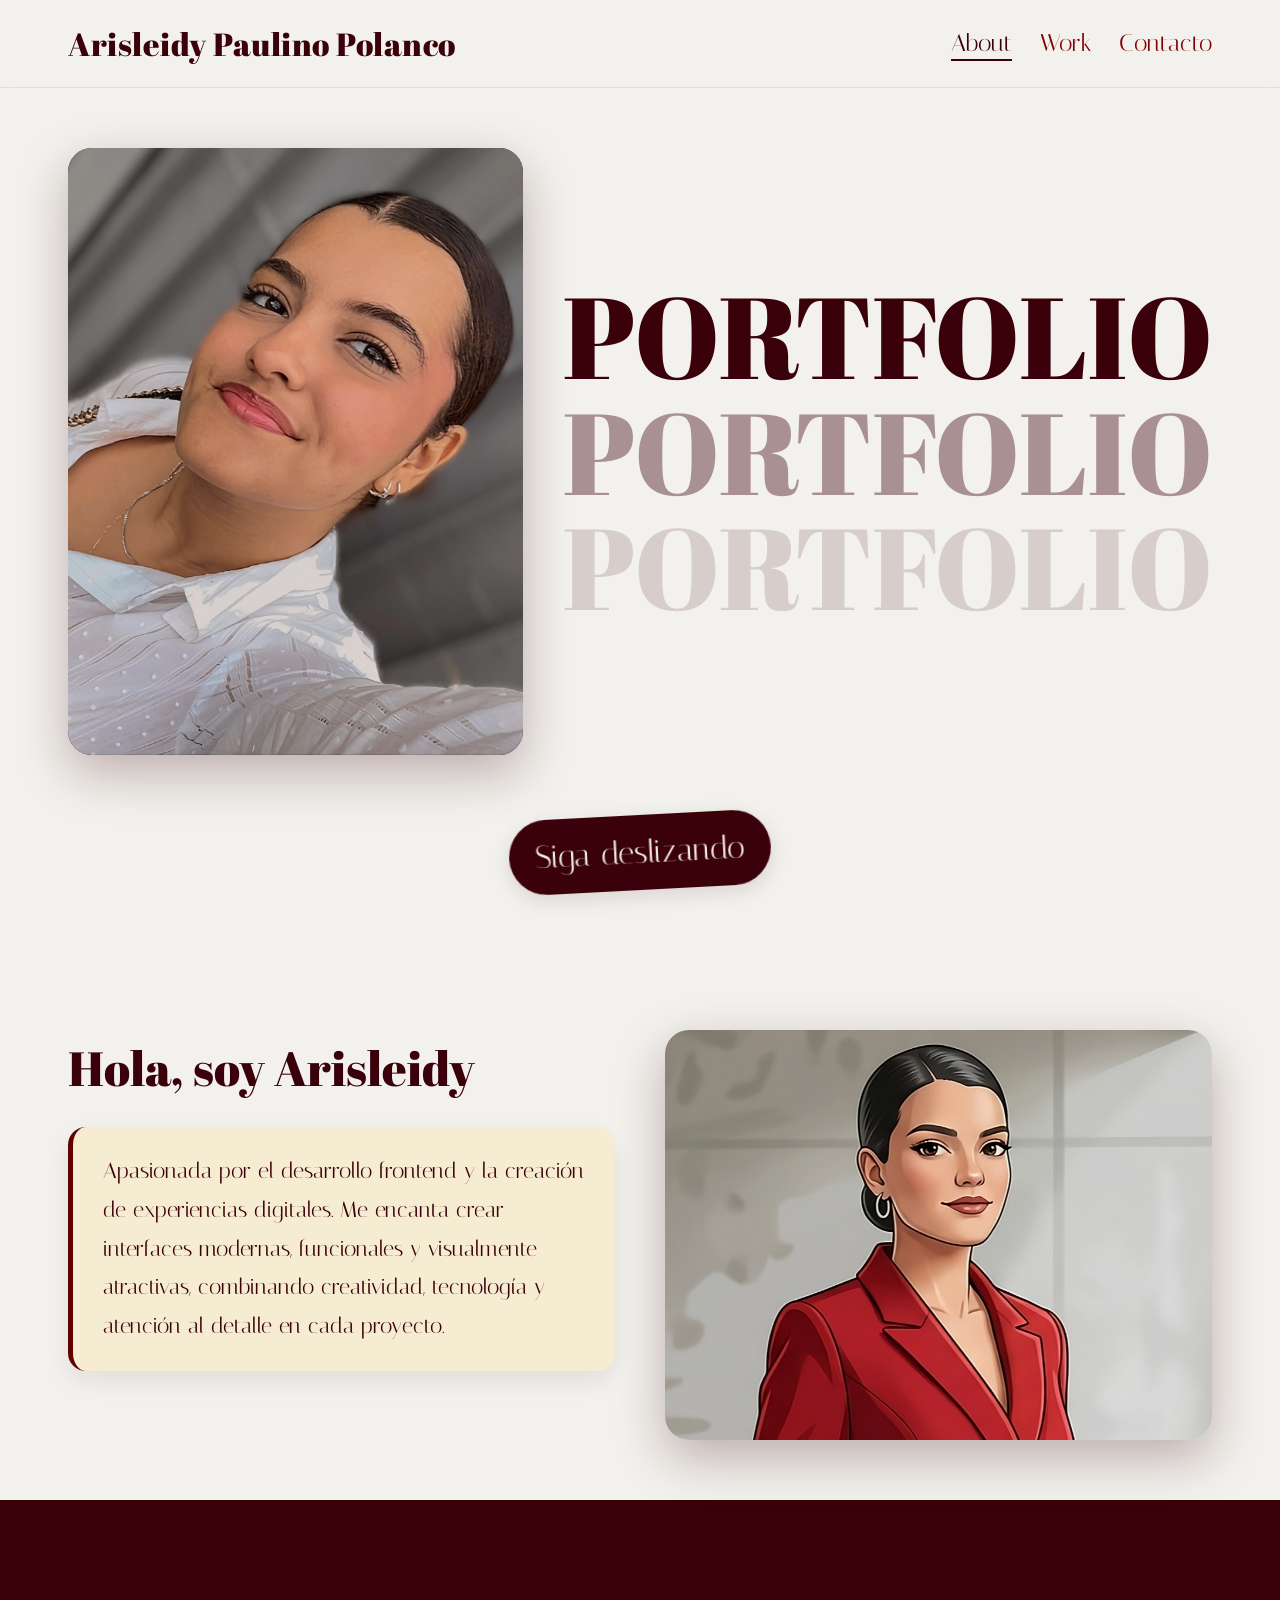
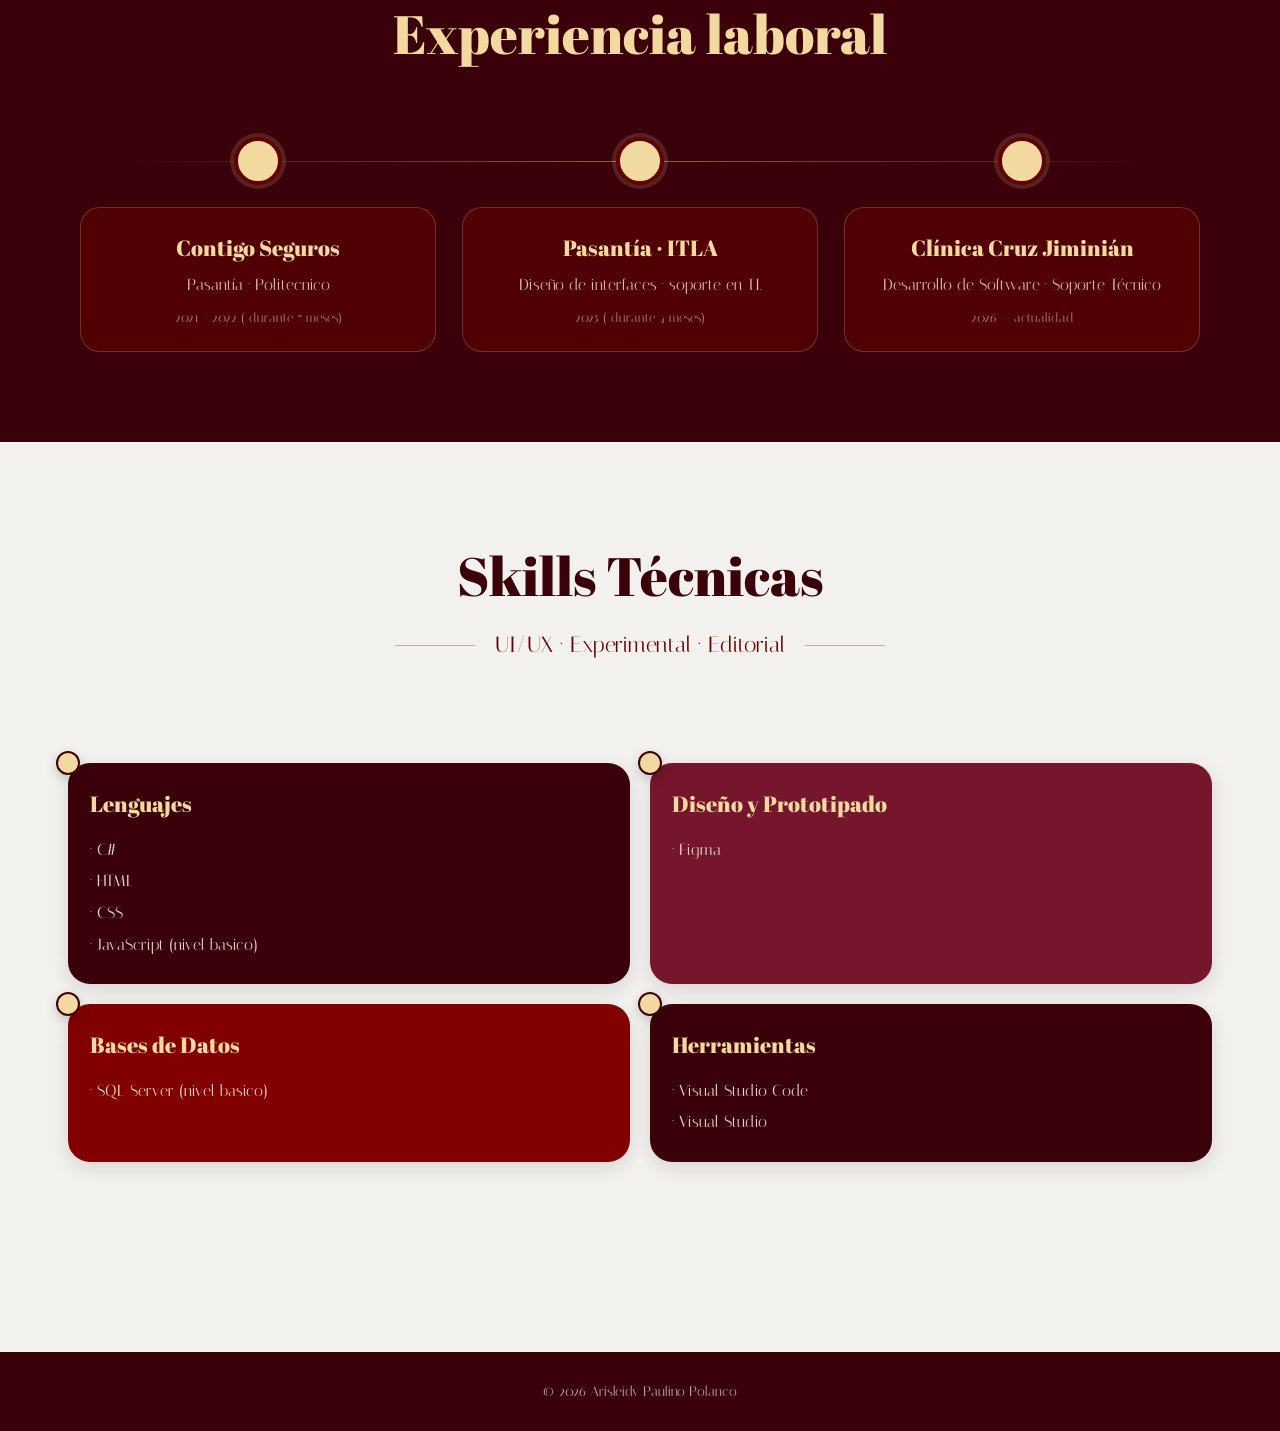
<file: Portfolio/index.html>
<!DOCTYPE html>
<html lang="es">
<head>
  <meta charset="UTF-8" />
  <meta name="viewport" content="width=device-width, initial-scale=1.0" />
  <title>About — Arisleidy Paulino Polanco</title>
  <meta name="description" content="Hola, soy Arisleidy. Desarrolladora y diseñadora con enfoque editorial y experimental." />
  <link rel="preconnect" href="https://fonts.googleapis.com" />
  <link rel="preconnect" href="https://fonts.gstatic.com" crossorigin />
  <link href="https://fonts.googleapis.com/css2?family=Abril+Fatface&family=Italiana&display=swap" rel="stylesheet" />
  <link rel="stylesheet" href="css/style.css" />
  <link rel="stylesheet" href="css/index.css" />
</head>
<body>
  <!-- ===== HEADER ===== -->
  <header class="site-header">
    <div class="nav-wrap">
      <a href="index.html" class="logo">Arisleidy Paulino Polanco</a>
      <button class="menu-toggle" aria-label="Menú">☰</button>
      <ul class="nav-links" id="navLinks">
        <li><a href="index.html" class="active">About</a></li>
        <li><a href="html/work.html">Work</a></li>
        <li><a href="html/contacto.html">Contacto</a></li>
      </ul>
    </div>
  </header>

  <!-- ===== HERO ===== -->
  <section class="hero">
    <div class="hero-grid container">
      <div class="hero-img float-in">
        <img src="img/foto-inicio.jpeg" alt="Retrato" />
      </div>
      <div class="hero-text">
        <h1 class="hero-title fade-in">PORTFOLIO</h1>
        <p class="hero-title ghost-1">PORTFOLIO</p>
        <p class="hero-title ghost-2">PORTFOLIO</p>
      </div>
    </div>
    <div class="badge-wrap">
      <span class="badge italiana">Siga deslizando</span>
    </div>
  </section>

  <!-- ===== INTRO ===== -->
  <section class="intro container reveal">
    <div class="intro-grid">
      <div>
          <h2 class="intro-title">Hola, soy Arisleidy</h2>
          <div class="intro-text-card">
              <p class="intro-text">
                  Apasionada por el desarrollo frontend y la creación de experiencias digitales.
                  Me encanta crear interfaces modernas, funcionales y visualmente atractivas,
                  combinando creatividad, tecnología y atención al detalle en cada proyecto.
              </p>
          </div>
      </div>
      <div class="intro-img">
        <img src="img/avatar-inicio.png" alt="Workspace" />
      </div>
    </div>
  </section>

  <!-- ===== EXPERIENCIA TIMELINE ===== -->
  <section class="experience">
    <div class="container">
      <h2 class="section-title light">
        Experiencia laboral</span>
      </h2>
      <div class="timeline">
        <div class="timeline-line"></div>
        <div class="timeline-grid">
          <article class="tl-item reveal">
            <div class="tl-dot"></div>
            <div class="tl-card">
              <h3>Contigo Seguros</h3>
              <p class="italiana">Pasantía · Politecnico</p>
              <small>2021 - 2022 ( durante 7 meses)</small>
            </div>
          </article>
          <article class="tl-item reveal">
            <div class="tl-dot"></div>
            <div class="tl-card">
              <h3>Pasantía · ITLA</h3>
              <p class="italiana">Diseño de interfaces · soporte en TI.</p>
              <small>2025 ( durante 4 meses)</small>
            </div>
          </article>
          <article class="tl-item reveal">
            <div class="tl-dot"></div>
            <div class="tl-card">
              <h3>Clínica Cruz Jiminián</h3>
              <p class="italiana">Desarrollo de Software · Soporte Técnico</p>
              <small>2026 — actualidad</small>
            </div>
          </article>
        </div>
      </div>
    </div>
  </section>

  <!-- ===== SKILLS CONECTADAS ===== -->
  <section class="skills container">
    <h2 class="section-title">Skills Técnicas</h2>
    <p class="section-sub italiana">UI/UX · Experimental · Editorial</p>

    <div class="skills-grid">
      <svg class="skills-lines" viewBox="0 0 100 100" preserveAspectRatio="none" aria-hidden="true">
        <path d="M20,20 Q50,10 80,25" />
        <path d="M80,25 Q90,55 75,80" />
        <path d="M75,80 Q40,90 22,75" />
        <path d="M22,75 Q5,50 20,20" />
        <path d="M20,20 Q50,50 75,80" />
        <path d="M80,25 Q50,55 22,75" />
      </svg>

      <div class="skill-card pos-1 reveal">
        <span class="skill-pin"></span>
        <h3>Lenguajes</h3>
        <ul class="italiana">
          <li>· C#</li><li>· HTML</li><li>· CSS</li><li>· JavaScript (nivel basico)</li>
        </ul>
      </div>
      <div class="skill-card pos-2 reveal">
        <span class="skill-pin"></span>
        <h3>Diseño y Prototipado</h3>
        <ul class="italiana">
          <li>· Figma</li>
        </ul>
      </div>
      <div class="skill-card pos-3 reveal">
        <span class="skill-pin"></span>
        <h3>Bases de Datos</h3>
        <ul class="italiana">
          <li>· SQL Server (nivel basico)</li>
        </ul>
      </div>
      <div class="skill-card pos-4 reveal">
        <span class="skill-pin"></span>
        <h3>Herramientas</h3>
        <ul class="italiana">
          <li>· Visual Studio Code</li><li>· Visual Studio</li>
        </ul>
      </div>
    </div>
  </section>

  <footer class="site-footer">
    © <span id="year"></span> Arisleidy Paulino Polanco
  </footer>

  <script src="js/main.js"></script>
</body>
</html>
</file>
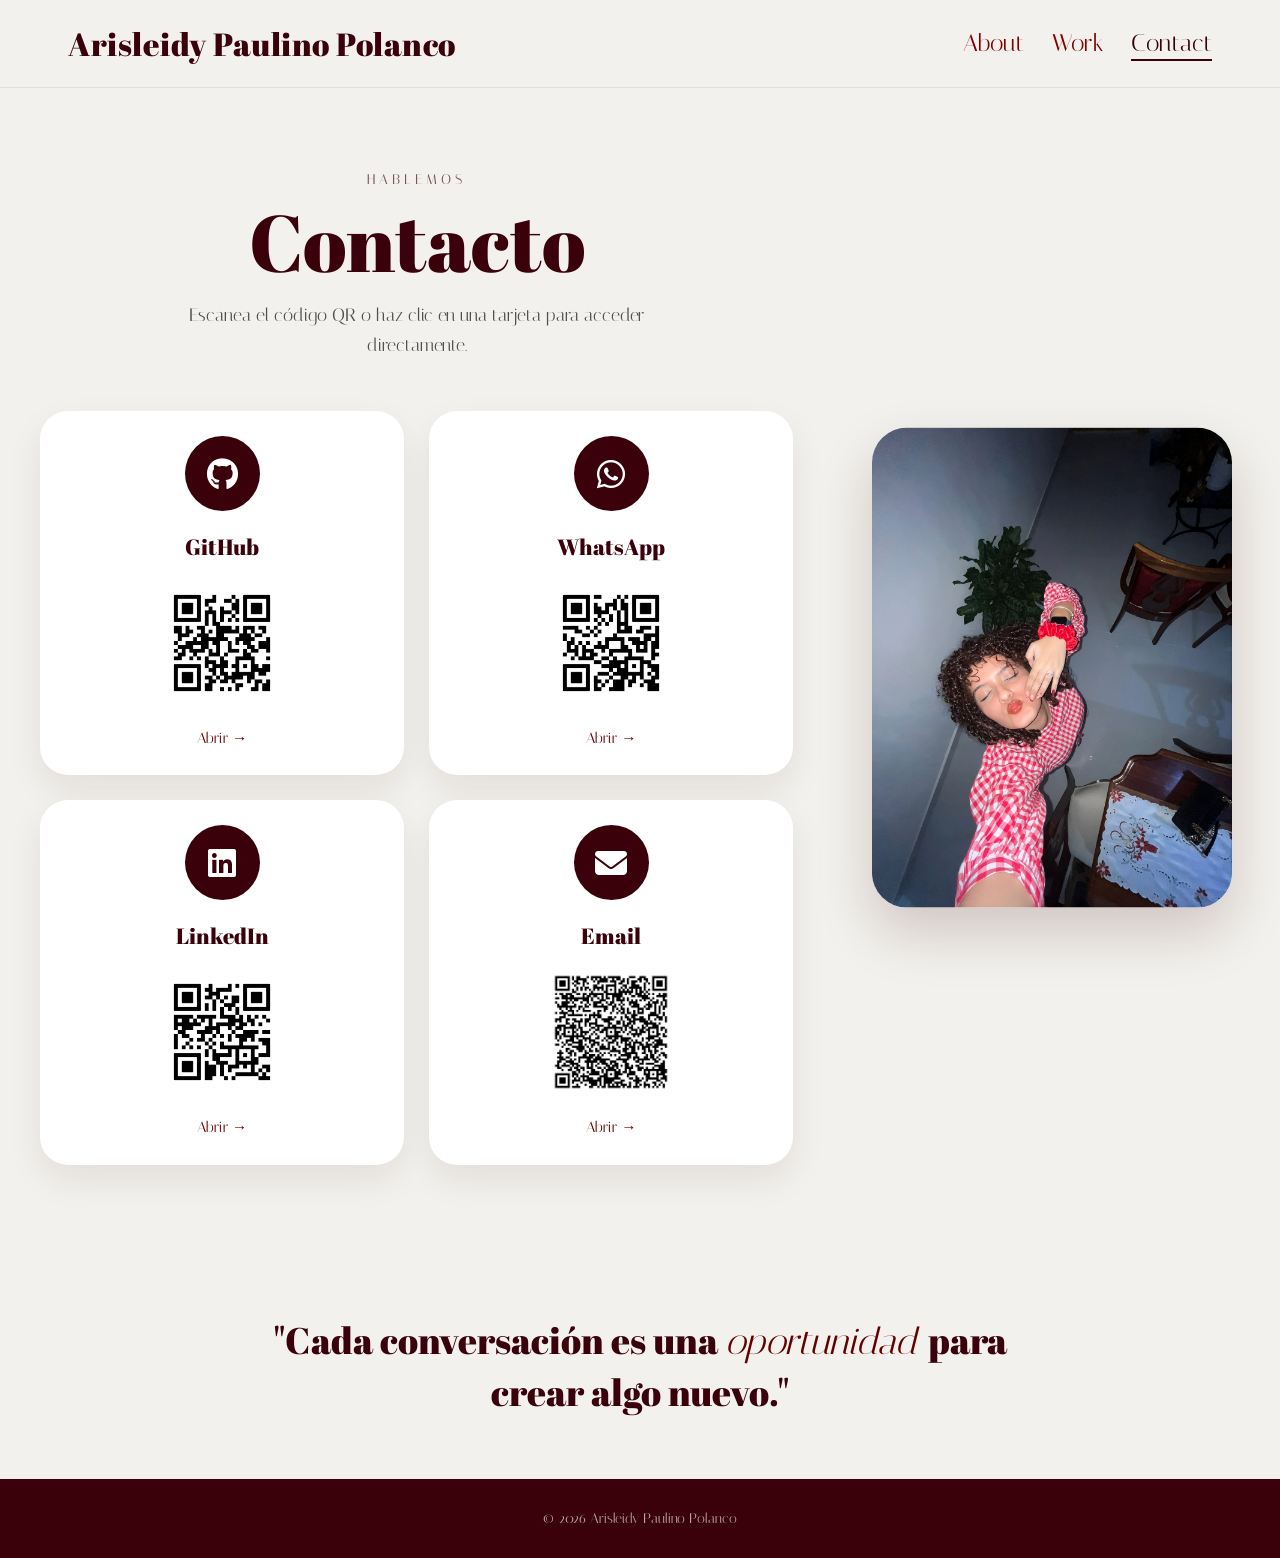
<file: Portfolio/html/contacto.html>
<!DOCTYPE html>
<html lang="es">
<head>
  <meta charset="UTF-8">
  <meta name="viewport" content="width=device-width, initial-scale=1.0">

  <title>Contacto — Arisleidy</title>

  <meta
    name="description"
    content="Contáctame por GitHub, WhatsApp, LinkedIn o Email."
  >

  <link
    href="https://fonts.googleapis.com/css2?family=Abril+Fatface&family=Italiana&display=swap"
    rel="stylesheet"
  >

  <link
    rel="stylesheet"
    href="https://cdnjs.cloudflare.com/ajax/libs/font-awesome/6.5.1/css/all.min.css"
  >

  <link rel="stylesheet" href="../css/style.css">
  <link rel="stylesheet" href="../css/contacto.css">
</head>

<body>

  <!-- HEADER -->

  <header class="site-header">
    <div class="nav-wrap">

      <a href="../index.html" class="logo">
        Arisleidy Paulino Polanco
      </a>

      <button class="menu-toggle" aria-label="Menú">
        ☰
      </button>

      <ul class="nav-links" id="navLinks">
        <li>
          <a href="../index.html">About</a>
        </li>

        <li>
          <a href="work.html">Work</a>
        </li>

        <li>
          <a href="contacto.html" class="active">
            Contact
          </a>
        </li>
      </ul>

    </div>
  </header>

  <!-- CONTACTO -->

  <section class="contact">

    <!-- IZQUIERDA -->

    <div class="contact-info">

      <div class="contact-head">

        <p class="kicker italiana">
          Hablemos
        </p>

        <h1 class="float-in">
          Contacto
        </h1>

        <p class="sub italiana">
          Escanea el código QR o haz clic en una tarjeta para acceder directamente.
        </p>

      </div>

      <div class="contact-grid">

        <!-- GITHUB -->

        <a
          href="https://github.com/aryspau"
          target="_blank"
          rel="noopener"
          class="contact-card reveal"
        >

          <div class="contact-icon">
            <i class="fa-brands fa-github"></i>
          </div>

          <h3>GitHub</h3>

          <img
            src="../img/qr/qr-github.png"
            alt="QR GitHub"
            class="qr-img"
          >

          <span class="open italiana">
            Abrir →
          </span>

        </a>

        <!-- WHATSAPP -->

        <a
          href="https://wa.me/18295524296?text=Hola%20Arisleidy,%20vi%20tu%20portafolio%20y%20me%20gustar%C3%ADa%20contactarte."
          target="_blank"
          rel="noopener"
          class="contact-card reveal"
        >

          <div class="contact-icon">
            <i class="fa-brands fa-whatsapp"></i>
          </div>

          <h3>WhatsApp</h3>

          <img
            src="../img/qr/qr-whatsapp.png"
            alt="QR WhatsApp"
            class="qr-img"
          >

          <span class="open italiana">
            Abrir →
          </span>

        </a>

        <!-- LINKEDIN -->

        <a
          href="https://www.linkedin.com/in/arisleidy-paulino-polanco-339b5b338/"
          target="_blank"
          rel="noopener"
          class="contact-card reveal"
        >

          <div class="contact-icon">
            <i class="fa-brands fa-linkedin"></i>
          </div>

          <h3>LinkedIn</h3>

          <img
            src="../img/qr/qr-linkedin.png"
            alt="QR LinkedIn"
            class="qr-img"
          >

          <span class="open italiana">
            Abrir →
          </span>

        </a>

        <!-- EMAIL -->

        <a
          href="https://mail.google.com/mail/?view=cm&fs=1&to=arisleidypaulinopolanco@gmail.com&su=Contacto%20desde%20tu%20portafolio&body=Hola%20Arisleidy,%20me%20gustar%C3%ADa%20ponerme%20en%20contacto%20contigo."
          class="contact-card reveal"
        >

          <div class="contact-icon">
            <i class="fa-solid fa-envelope"></i>
          </div>

          <h3>Email</h3>

          <img
            src="../img/qr/qr-gmail.png"
            alt="QR Email"
            class="qr-img"
          >

          <span class="open italiana">
            Abrir →
          </span>

        </a>

      </div>

    </div>

    <!-- DERECHA -->

    <div class="contact-photo-container">

      <img
        src="../img/foto-contacto.jpeg"
        alt="Foto de Arisleidy"
        class="contact-photo"
      >

    </div>

  </section>

  <!-- FRASE -->

  <blockquote class="quote">
    "Cada conversación es una
    <span class="italiana italic">
      oportunidad
    </span>
    para crear algo nuevo."
  </blockquote>

  <!-- FOOTER -->

  <footer class="site-footer">

    © <span id="year"></span>
    Arisleidy Paulino Polanco

  </footer>

  <script src="../js/main.js"></script>
  <script src="../js/contacto.js"></script>

</body>
</html>
</file>
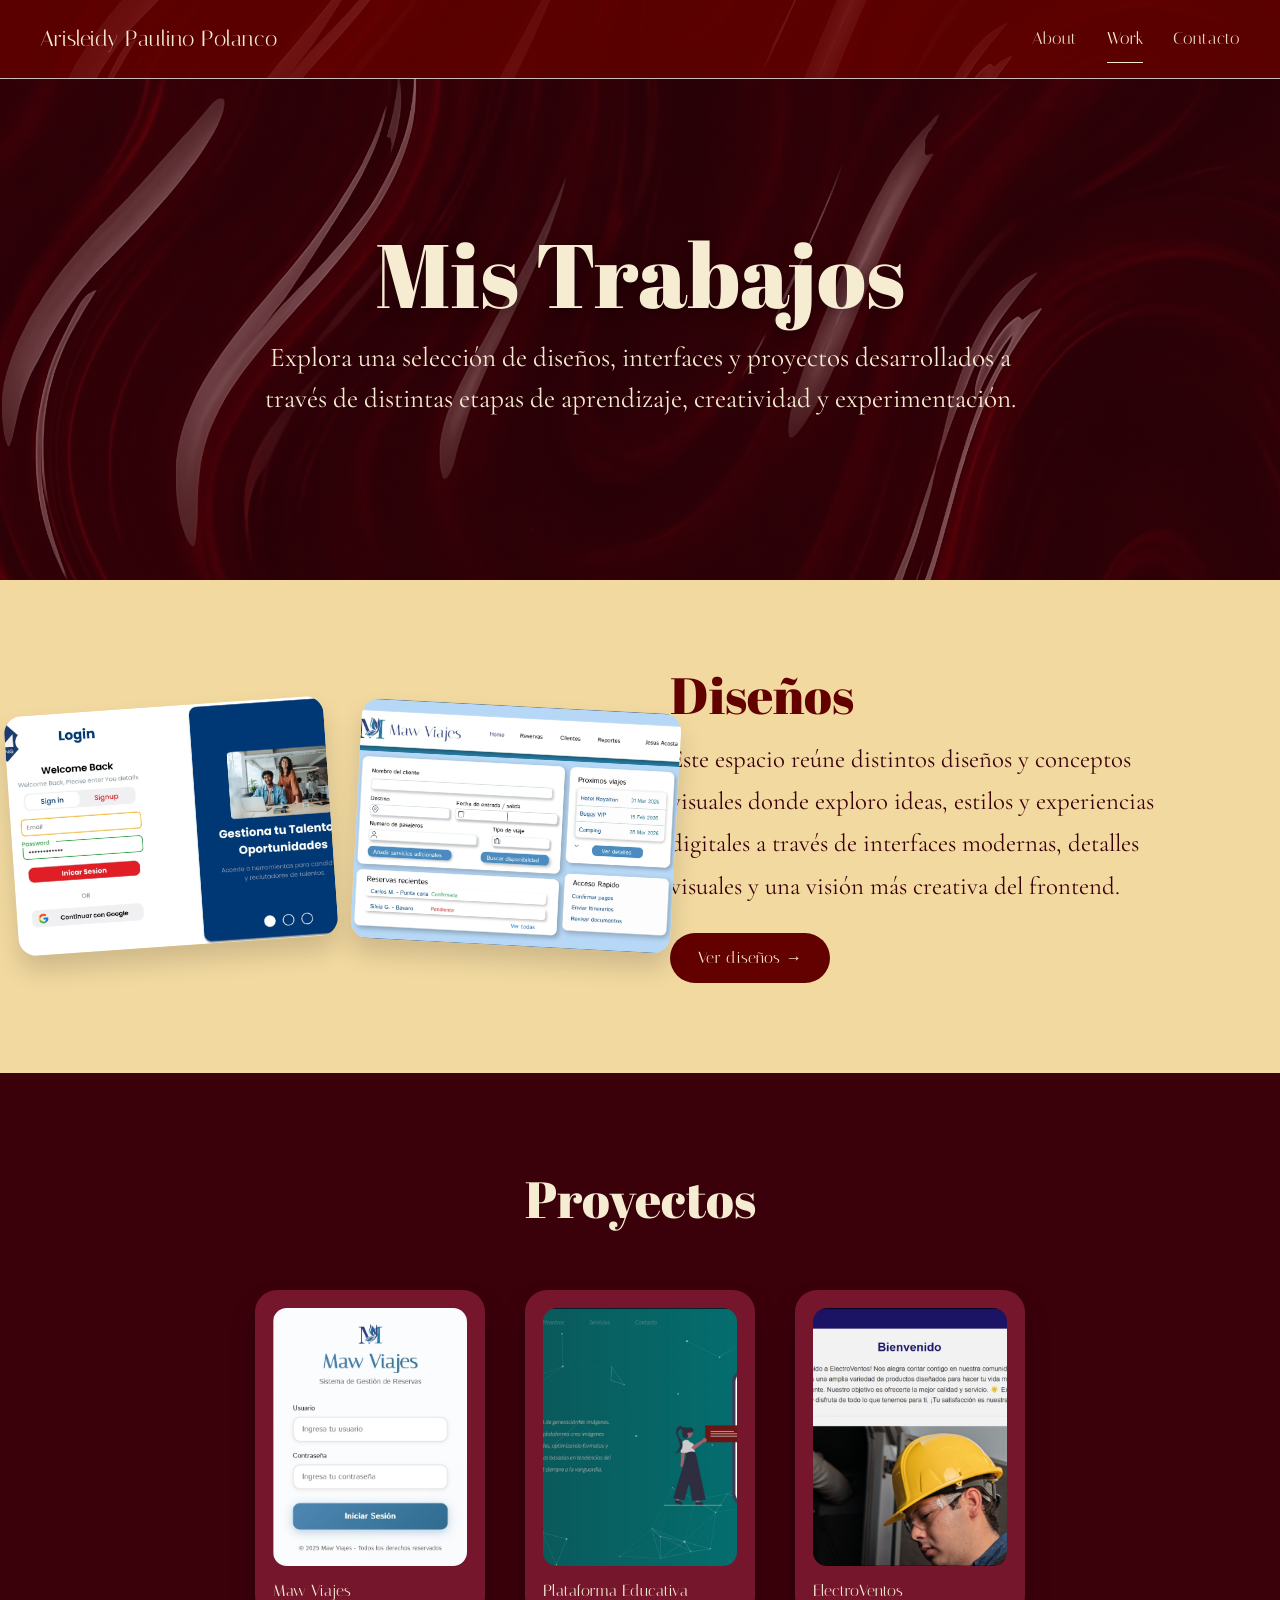
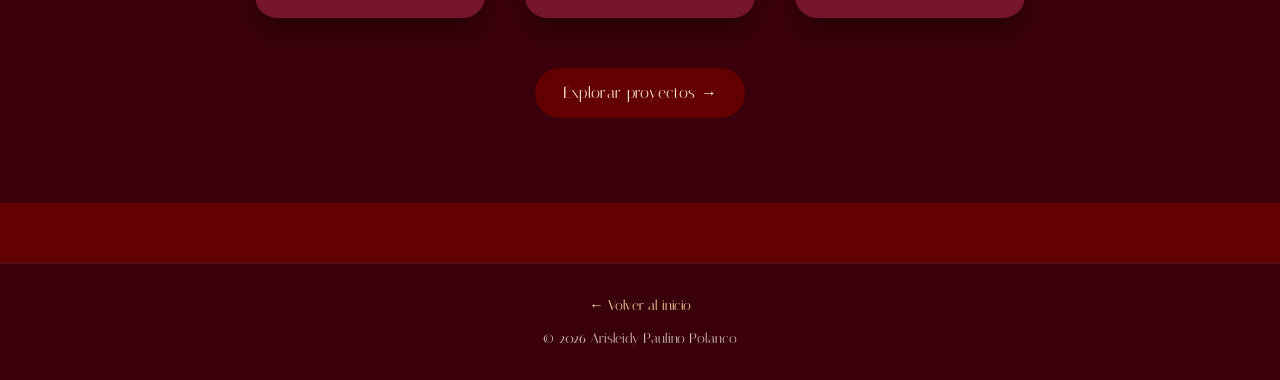
<file: Portfolio/html/work.html>
<!DOCTYPE html>
<html lang="es">
<head>
  <meta charset="UTF-8" />
  <meta name="viewport" content="width=device-width, initial-scale=1.0" />
  <title>Mis Trabajos — Arisleidy</title>
  <meta name="description" content="Selección de diseños y proyectos de Arisleidy Paulino Polanco." />
  <link rel="preconnect" href="https://fonts.googleapis.com" />
  <link rel="preconnect" href="https://fonts.gstatic.com" crossorigin />
  <link href="https://fonts.googleapis.com/css2?family=Abril+Fatface&family=Cormorant+Garamond:wght@300;400;500;600;700&family=Italiana&display=swap" rel="stylesheet" />
  <link rel="stylesheet" href="../css/style.css" />
  <link rel="stylesheet" href="../css/work.css" />
</head>
<body>
  <header class="site-header site-header--overlay site-header--work" style="--nav-bg:url('../img/fondo-rojo.jpeg');">
    <div class="site-header__inner">
      <a class="site-logo" href="../index.html">Arisleidy Paulino Polanco</a>
      <button class="menu-toggle" type="button" aria-label="Abrir menú" aria-expanded="false" aria-controls="site-nav">☰</button>
      <nav class="site-nav" id="site-nav" aria-label="Principal">
        <a href="../index.html">About</a>
        <a href="work.html" class="active">Work</a>
        <a href="contacto.html">Contacto</a>
      </nav>
    </div>
  </header>

  <section class="work-hero">
    <img class="work-hero-bg" src="../img/fondo-rojo.jpeg" alt="Fondo Mis Trabajos" />
    <div class="work-hero-overlay"></div>
    <div class="work-hero-content">
      <h1 class="hero-title">Mis Trabajos</h1>
      <p class="hero-sub">
        Explora una selección de diseños, interfaces y proyectos desarrollados a través de distintas
        etapas de aprendizaje, creatividad y experimentación.
      </p>
    </div>
  </section>

  <section class="designs-section reveal">
    <div class="designs-images" aria-hidden="true">
      <img class="design-img design-left" src="../img/img-login.jpeg" alt="Diseño Login" />
      <img class="design-img design-right" src="../img/img-dashboard.jpeg" alt="Diseño Dashboard" />
    </div>
    <div class="designs-content">
      <h2>Diseños</h2>
      <p>
        Este espacio reúne distintos diseños y conceptos visuales donde exploro ideas,
        estilos y experiencias digitales a través de interfaces modernas, detalles
        visuales y una visión más creativa del frontend.
      </p>
      <a href="disenos.html" class="btn-work">Ver diseños →</a>
    </div>
  </section>

  <section class="projects-section reveal">
    <div class="projects-title">
      <h2>Proyectos</h2>
    </div>
    <div class="projects-container">
      <article class="project-card">
        <img src="../img/img-login-maw.jpeg" alt="Vista previa proyecto Maw Viajes" />
        <p>Maw Viajes</p>
      </article>
      <article class="project-card">
        <img src="../img/img-inicios.jpeg" alt="Vista previa proyecto Plataforma Educativa" />
        <p>Plataforma Educativa</p>
      </article>
      <article class="project-card">
        <img src="../img/img-tarea.jpeg" alt="Vista previa proyecto ElectroVentos" />
        <p>ElectroVentos</p>
      </article>
    </div>
    <div class="projects-button">
      <a href="proyectos.html" class="btn-work">Explorar proyectos →</a>
    </div>
  </section>

  <footer class="site-footer">
    <a href="../index.html" class="back-home">← Volver al inicio</a>
    <p>© <span id="year"></span> Arisleidy Paulino Polanco</p>
  </footer>

  <script src="../js/work.js"></script>
</body>
</html>
</file>
<file: Portfolio/css/style.css>
/* ========== VARIABLES (paleta) ========== */
:root {
  --wine: #630000;
  --wine-2: #75162D;
  --wine-3: #810100;
  --wine-deep: #3B010B;
  --ink: #1B1717;
  --cream: #F2F1ED;
  --cream-soft: #EDEBDD;
  --cream-warm: #F2D9A0;
  --cream-light: #F2E5C6;
  --cream-paper: #F6ECD2;
  --tan: #B38F6F;

  --shadow-soft: 0 6px 20px rgba(59, 1, 11, 0.12);
  --shadow-deep: 0 18px 50px rgba(59, 1, 11, 0.28);
}

/* ========== RESET ========== */
* { box-sizing: border-box; margin: 0; padding: 0; }
html { scroll-behavior: smooth; }
body {
  font-family: 'Italiana', serif;
  background: var(--cream);
  color: var(--ink);
  line-height: 1.6;
  overflow-x: hidden;
}
img { display: block; max-width: 100%; }
a { text-decoration: none; color: inherit; }
button { font: inherit; cursor: pointer; border: none; background: none; color: inherit; }

.display, h1, h2, h3 { font-family: 'Abril Fatface', serif; font-weight: 400; }
.italiana { font-family: 'Italiana', serif; }

/* ========== HEADER ========== */
.site-header {
  position: sticky;
  top: 0;
  z-index: 100;
  background: rgba(242, 241, 237, 0.85);
  backdrop-filter: blur(10px);
  border-bottom: 1px solid rgba(59, 1, 11, 0.08);
}
.nav-wrap {
  max-width: 1200px;
  margin: 0 auto;
  padding: 18px 28px;
  display: flex;
  align-items: center;
  justify-content: space-between;
}
.logo {
  font-family: 'Abril Fatface', serif;
  font-size: 2rem;
  color: var(--wine-deep);
  letter-spacing: 0.5px;
}
.nav-links {
  display: flex;
  gap: 28px;
  list-style: none;
}
.nav-links a {
  font-family: 'Italiana', serif;
  font-size: 1.5rem;
  color: var(--wine-3);
  position: relative;
  padding: 4px 0;
  transition: color .3s;
}
.nav-links a::after {
  content: ''; position: absolute; left: 0; bottom: 0;
  width: 0; height: 2px; background: var(--wine-deep);
  transition: width .3s ease;
}
.nav-links a:hover, .nav-links a.active { color: var(--wine-deep); }
.nav-links a:hover::after, .nav-links a.active::after { width: 100%; }

.menu-toggle { display: none; font-size: 1.6rem; color: var(--wine-deep); }

@media (max-width: 768px) {

    .nav-wrap{
    padding:16px 18px;
  }

  .logo{
    font-size:1.05rem;
    max-width:calc(100% - 60px);
    line-height:1.1;
  }
  .menu-toggle{
    display:flex;
    align-items:center;
    justify-content:center;
  }

  .nav-links{
    position:absolute;
    top:calc(100% + 10px);
    right:18px;

    min-width:190px;

    padding:16px 18px;

    border-radius:16px;

    background:var(--cream);

    box-shadow:var(--shadow-soft);

    display:flex;
    flex-direction:column;
    align-items:flex-start;

    gap:14px;

    transform:none;
    opacity:0;
    visibility:hidden;

    transition:.3s ease;
  }

  .nav-links.open{
    opacity:1;
    visibility:visible;
  }

}


/* ========== FOOTER ========== */
.site-footer {
  background: var(--wine-deep);
  color: rgba(237, 235, 221, 0.7);
  text-align: center;
  padding: 28px 16px;
  font-family: 'Italiana', serif;
  font-size: 0.9rem;
  margin-top: 60px;
}

/* ========== ANIMACIONES ========== */
@keyframes floatIn {
  from { opacity: 0; transform: translateY(30px); }
  to { opacity: 1; transform: translateY(0); }
}
@keyframes fadeIn {
  from { opacity: 0; } to { opacity: 1; }
}
@keyframes scaleIn {
  from { opacity: 0; transform: scale(.95); }
  to { opacity: 1; transform: scale(1); }
}
.float-in { animation: floatIn 1s ease both; }
.fade-in { animation: fadeIn 1.2s ease both; }
.scale-in { animation: scaleIn .6s ease both; }

.reveal { opacity: 0; transform: translateY(40px); transition: opacity .9s ease, transform .9s ease; }
.reveal.visible { opacity: 1; transform: translateY(0); }

/* utilidades */
.container { max-width: 1200px; margin: 0 auto; padding: 0 28px; }

/* ===== Header con imagen de fondo (work / diseños / proyectos) ===== */
.site-header.with-bg {
  background-image: var(--nav-bg);
  background-size: cover;
  background-position: center;
  background-repeat: no-repeat;
  position: relative;
}
.site-header.with-bg::before {
  content: "";
  position: absolute;
  inset: 0;
  background: rgba(242, 241, 237, 0.55); /* velo cremita para legibilidad */
  backdrop-filter: blur(2px);
  z-index: 0;
}
.site-header.with-bg .nav-wrap { position: relative; z-index: 1; }

/* Estado "a medio seleccionar" para Work en sus subpáginas */
.nav-links a.semi-active {
  color: var(--wine-deep);
  opacity: 0.85;
}
.nav-links a.semi-active::after {
  width: 50%;
  background: var(--wine-3);
  opacity: 0.7;
}
</file>
<file: Portfolio/css/index.css>
/* ===== INDEX (About) ===== */

/* HERO */
/* HERO */ .hero { padding: 60px 0 80px; } .hero-grid { display: grid; grid-template-columns: 1fr 1fr; gap: 40px; align-items: center; } .hero-img { aspect-ratio: 3/4; border-radius: 24px; overflow: hidden; box-shadow: var(--shadow-deep); background: var(--wine-deep); } .hero-img img { width:100%; height:100%; object-fit: cover; opacity: .92; } .hero-text { position: relative; } .hero-title { font-family: 'Abril Fatface', serif; font-size: clamp(3.5rem, 9vw, 8rem); color: var(--wine-deep); line-height: 0.95; letter-spacing: -1px; margin: 0; } .ghost-1 { color: rgba(59,1,11,.4); margin-top: 6px; } .ghost-2 { color: rgba(59,1,11,.15); margin-top: 6px; } .badge-wrap { display:flex; justify-content:center; margin-top: 60px; } .badge { display: inline-block; background: var(--wine-deep); color: var(--cream-soft); padding: 12px 26px; border-radius: 999px; box-shadow: var(--shadow-soft); transform: rotate(-3deg); font-size: 2rem; } @media (max-width: 768px) { .hero-grid { grid-template-columns: 1fr; } }
@media (max-width: 768px){

  .hero-text{
    text-align:center;
  }

  .hero-title{
    font-size: clamp(2.5rem, 12vw, 4rem);
  }

}
/* INTRO */
.intro { padding: 60px 28px; }
.intro-grid {
  display: grid;
  grid-template-columns: 1fr 1fr;
  gap: 50px;
  align-items: start;
}
.intro-title {
  font-size: clamp(3rem, 4vw, 3rem);
  color: var(--wine-deep);
  margin-bottom: 18px;
}
.intro-text { font-family: 'Italiana', serif; font-size: 1.5rem; color:--ink(27,23,23,.85); }
.intro-text-card{
    margin-top: 20px;

    background: var(--cream-paper);

    padding: 25px 30px;

    border-radius: 18px;

    box-shadow: 0 10px 25px rgba(59,1,11,.08);

    border-left: 5px solid var(--wine);

    max-width: 600px;
}

.intro-text{
    margin: 0;

    color: var(--wine-deep);

    font-size: 1.35rem;

    line-height: 1.8;
}
.intro-img { aspect-ratio: 4/3; border-radius: 24px; overflow: hidden; box-shadow: var(--shadow-deep); }
.intro-img img { width:100%; height:100%; object-fit: cover; }
@media (max-width: 768px) { .intro-grid { grid-template-columns: 1fr; } }

@media (max-width:768px){

  .intro{
    padding:40px 20px;
  }

  .intro-grid{
    gap:30px;
  }

  .intro-title{
    text-align:center;
  }

}

/* EXPERIENCIA */
.experience {
  background: var(--wine-deep);
  color: var(--cream-soft);
  padding: 90px 0;
}
.section-title {
  text-align: center;
  font-size: clamp(2.2rem, 4.5vw, 3.4rem);
  color: var(--wine-deep);
  margin-bottom: 8px;
}
.section-title.light { color: var(--cream-warm); margin-bottom: 60px; }
.section-title.center { text-align: center; }
.italic { font-style: italic; }
.section-sub{
    display:flex;
    align-items:center;
    justify-content:center;
    gap:20px;

    color: var(--wine);
    font-size:1.4rem;

    margin-bottom:60px;
}

.section-sub::before,
.section-sub::after{

    content:"";

    width:80px;
    height:1px;

    background:rgba(99,0,0,.3);
}

.timeline { position: relative; padding: 0 12px; }
.timeline-line {
  position: absolute; top: 24px; left: 5%; right: 5%; height: 1px;
  background: linear-gradient(to right, transparent, rgba(242,217,160,.45), transparent);
}
.timeline-grid {
  display: grid; grid-template-columns: repeat(3, 1fr); gap: 26px; position: relative;
}
.tl-item { display: flex; flex-direction: column; align-items: center; text-align: center; }
.tl-dot {
  width: 48px; height: 48px; border-radius: 50%;
  background: var(--cream-warm); border: 4px solid var(--wine);
  margin-bottom: 22px; transition: transform .3s;
  box-shadow: 0 0 0 4px rgba(242,217,160,.15);
}
.tl-item:hover .tl-dot { transform: scale(1.12); }
.tl-card {
  background: rgba(99, 0, 0, 0.55);
  backdrop-filter: blur(8px);
  border: 1px solid rgba(242,217,160,.22);
  border-radius: 20px;
  padding: 22px;
  width: 100%;
  transition: border-color .3s, transform .3s;
}
.tl-card:hover { border-color: rgba(242,217,160,.6); transform: translateY(-4px); }
.tl-card h3 { color: var(--cream-warm); margin-bottom: 6px; font-size: 1.4rem; }
.tl-card p { color: rgba(237,235,221,.82); margin-bottom: 6px; }
.tl-card small { color: rgba(237,235,221,.55); }
@media (max-width: 768px) {
  .timeline-grid { grid-template-columns: 1fr; }
  .timeline-line { display: none; }
}

/* SKILLS */
.skills { padding: 90px 28px; }
.skills-grid {
  position: relative;
  display: grid;
  grid-template-columns: 1fr 1fr;
  gap: 20px;
  padding: 40px 0;
}

.skills-lines {
  display: none;
}
.skills-lines path {
  stroke: currentColor; stroke-width: .35; fill: none;
  stroke-dasharray: 1.2 1.2;
  animation: dash 14s linear infinite;
}
@keyframes dash {
  to { stroke-dashoffset: -50; }
}
.skill-card {
  position: relative;
  background: var(--wine-deep);
  color: var(--cream-soft);
  padding: 24px 22px;
  border-radius: 22px;
  box-shadow: var(--shadow-soft);
  transition: transform .35s ease, box-shadow .35s ease;
  z-index: 2;
}
@media (max-width:768px){

  .skills-grid{
    gap:25px;
    padding:20px 0;
  }

}
.skill-card:hover { transform: translateY(-6px) rotate(-1deg); box-shadow: var(--shadow-deep); }
.skill-card h3 { color: var(--cream-warm); margin-bottom: 12px; font-size: 1.35rem; }
.skill-card ul { list-style: none; }
.skill-card li { color: rgba(237,235,221,.92); padding: 3px 0; }
.skill-pin {
  position: absolute; top: -12px; left: -12px;
  width: 24px; height: 24px; border-radius: 50%;
  background: var(--cream-warm); border: 2px solid var(--wine-deep);
  box-shadow: 0 4px 12px rgba(0,0,0,.2);
}

/* posiciones desordenadas estilo collage */
.pos-1 { transform: translate(16px, 8px); }
.pos-2 { transform: translate(-18px, 32px); background: var(--wine-2); }
.pos-3 { transform: translate(28px, -10px); background: var(--wine-3); }
.pos-4 { transform: translate(-8px, -22px); }

.pos-1:hover { transform: translate(16px, 0) rotate(-2deg); }
.pos-2:hover { transform: translate(-18px, 22px) rotate(2deg); }
.pos-3:hover { transform: translate(28px, -18px) rotate(-2deg); }
.pos-4:hover { transform: translate(-8px, -30px) rotate(2deg); }

@media (max-width: 768px) {
  .skills-grid { grid-template-columns: 1fr; }
  .skill-card { transform: none !important; }
  .skill-card:hover { transform: translateY(-4px) !important; }
  .skills-lines { display: none; }
}
</file>
<file: Portfolio/css/contacto.css>
@import url('https://fonts.googleapis.com/css2?family=Abril+Fatface&family=Italiana&display=swap');

/* =========================
   CONTACTO
========================= */
@media(max-width:768px){

    .contact{
        padding:50px 16px;
        gap:40px;
    }

    .contact-grid{
        grid-template-columns:1fr;
    }

    .contact-card{
        padding:20px;
    }

    .contact-photo{
        max-width:240px;
    }

    .contact-head h1{
        font-size:3rem;
    }

    .sub{
        font-size:1rem;
    }

}
.contact{
    max-width:1400px;
    margin:auto;
    padding:80px 40px;

    display:grid;
    grid-template-columns:2fr 1fr;
    gap:70px;
    align-items:center;
}

/* =========================
   INFO IZQUIERDA
========================= */

.contact-info{
    display:flex;
    flex-direction:column;
    align-items:center;
}

.contact-head{
    text-align:center;
    margin-bottom:50px;
    max-width:700px;
}

.kicker{
    color:rgba(59,1,11,.65);
    letter-spacing:4px;
    text-transform:uppercase;
    font-size:.9rem;
    margin-bottom:10px;
}

.contact-head h1{
    color:var(--wine-deep);
    font-size:clamp(3rem,7vw,5rem);
    line-height:1;
}

.sub{
    margin:20px auto 0;
    text-align:center;
    color:rgba(27,23,23,.75);
    font-size:1.1rem;
    line-height:1.7;
    max-width:550px;
}

/* =========================
   GRID TARJETAS
========================= */

.contact-grid{
    width:100%;

    display:grid;
    grid-template-columns:repeat(2, minmax(250px, 1fr));
    gap:25px;
}

/* =========================
   TARJETAS
========================= */

.contact-card{
    position:relative;

    background:#ffffff;

    border-radius:28px;

    padding:25px;

    text-align:center;

    overflow:hidden;

    box-shadow:
    0 15px 35px rgba(59,1,11,.08);

    transition:
    transform .4s ease,
    box-shadow .4s ease;

    text-decoration:none;
}

.contact-card::before{
    content:"";

    position:absolute;
    top:0;
    left:0;

    width:100%;
    height:5px;

    background:linear-gradient(
        90deg,
        var(--wine-deep),
        var(--wine)
    );

    transform:scaleX(0);

    transition:.4s ease;
}

.contact-card:hover::before{
    transform:scaleX(1);
}

.contact-card:hover{
    transform:translateY(-10px);

    box-shadow:
    0 25px 45px rgba(59,1,11,.15);
}

/* =========================
   ICONOS
========================= */

.contact-icon{
    width:75px;
    height:75px;

    margin:auto auto 18px;

    border-radius:50%;

    background:var(--wine-deep);

    color:white;

    display:flex;
    justify-content:center;
    align-items:center;

    font-size:2rem;

    transition:.4s ease;
}

.contact-card:hover .contact-icon{
    transform:
    scale(1.08)
    rotate(8deg);
}

/* =========================
   TITULO TARJETA
========================= */

.contact-card h3{
    color:var(--wine-deep);

    font-family:'Abril Fatface', serif;

    font-size:1.4rem;

    margin-bottom:18px;
}

/* =========================
   QR
========================= */

.qr-img{
    width:120px;
    height:120px;

    object-fit:contain;

    margin:0 auto 15px;

    transition:.3s ease;
}

.contact-card:hover .qr-img{
    transform:scale(1.05);
}

/* =========================
   LINK
========================= */

.open{
    display:inline-block;

    margin-top:8px;

    color:var(--wine);

    font-size:.95rem;

    transition:.3s ease;
}

.contact-card:hover .open{
    letter-spacing:1px;
}

/* =========================
   FOTO
========================= */

.contact-photo-container{
    display:flex;
    justify-content:center;
    align-items:center;
}

.contact-photo{
    width:100%;
    max-width:360px;

    border-radius:35px;

    object-fit:cover;

    box-shadow:
    0 25px 55px rgba(59,1,11,.18);

    transition:.5s ease;
}

.contact-photo:hover{
    transform:
    translateY(-8px)
    scale(1.02);
}

/* =========================
   FRASE
========================= */

.quote{
    margin:70px auto 0;

    max-width:800px;

    padding:0 20px;

    text-align:center;

    font-family:'Abril Fatface', serif;

    font-size:clamp(
        1.5rem,
        3vw,
        2.3rem
    );

    color:var(--wine-deep);

    line-height:1.4;
}

.quote .italic{
    color:var(--wine);
    font-style:italic;
}

/* =========================
   REVEAL
========================= */

.reveal{
    opacity:0;
    transform:translateY(40px);
    transition:.8s ease;
}

.reveal.visible{
    opacity:1;
    transform:translateY(0);
}

/* =========================
   FLOAT TITLE
========================= */

.float-in{
    animation:floatIn .8s ease forwards;
}

@keyframes floatIn{
    from{
        opacity:0;
        transform:translateY(30px);
    }

    to{
        opacity:1;
        transform:translateY(0);
    }
}

/* =========================
   TABLET
========================= */

@media(max-width:992px){

    .contact{
        grid-template-columns:1fr;
        text-align:center;
    }

    .contact-grid{
        max-width:700px;
        margin:auto;
    }

    .contact-photo{
        max-width:300px;
    }
}

/* =========================
   MOBILE
========================= */

@media(max-width:768px){

    .contact{
        padding:60px 20px;
    }

    .contact-grid{
        grid-template-columns:1fr;
    }

    .contact-photo{
        max-width:260px;
    }

    .qr-img{
        width:100px;
        height:100px;
    }
}
</file>
<file: Portfolio/css/work.css>
@import url("https://fonts.googleapis.com/css2?family=Abril+Fatface&family=Cormorant+Garamond:wght@300;400;500;600;700&family=Italiana&display=swap");

:root{
  --cream:#f2d9a0;
  --cream-soft:#f2f1ed;
  --cream-warm:#f6ecd2;
  --wine:#75162d;
  --wine-deep:#630000;
  --wine-dark:#3b010b;
  --ink:#1b1717;
  --white:#ffffff;
  --shadow-soft:0 10px 30px rgba(59,1,11,.15);
  --shadow-deep:0 20px 50px rgba(59,1,11,.25);
  --transition:.35s ease;
}

*{margin:0;padding:0;box-sizing:border-box;}
html{scroll-behavior:smooth;}
body{
  font-family:"Cormorant Garamond",serif;
  background:var(--wine-deep);
  color:var(--ink);
}
img{display:block;max-width:100%;}
a{text-decoration:none;color:inherit;}

.site-header{
  position:fixed;
  top:0;
  left:0;
  right:0;
  z-index:30;
  color:var(--cream-warm);
}
.site-header::before{
  content:"";
  position:absolute;
  inset:0;
  background:linear-gradient(rgba(99,0,0,.88), rgba(99,0,0,.88)), var(--nav-bg, none);
  background-size:cover;
  background-position:center;
}
.site-header__inner{
  position:relative;
  display:flex;
  align-items:center;
  justify-content:space-between;
  gap:24px;
  min-height:78px;
  padding:18px 40px;
}
.site-logo{
  font-family:"Italiana",serif;
  font-size:1.35rem;
  line-height:1;
  white-space:nowrap;
}
.site-nav{
  display:flex;
  align-items:center;
  gap:30px;
}
.site-nav a{
  position:relative;
  font-family:"Italiana",serif;
  font-size:1.06rem;
  color:var(--cream-warm);
  padding:6px 0;
  opacity:.92;
}
.site-nav a::after{
  content:"";
  position:absolute;
  left:0;
  bottom:-4px;
  width:100%;
  height:1px;
  background:currentColor;
  transform:scaleX(0);
  transform-origin:left center;
  transition:transform .28s ease, opacity .28s ease;
  opacity:0;
}
.site-nav a:hover::after,
.site-nav a.active::after{
  transform:scaleX(1);
  opacity:1;
}
.site-nav a.active{opacity:1;}
.site-nav a.semi-active::after{
  transform:scaleX(.55);
  opacity:.7;
}
.site-nav a.semi-active{opacity:.92;}
.menu-toggle{
  display:none;
  border:1px solid rgba(246,236,210,.38);
  background:rgba(246,236,210,.12);
  color:var(--cream-warm);
  width:42px;
  height:42px;
  border-radius:10px;
  font-size:1.35rem;
  cursor:pointer;
}

.work-hero{
  position:relative;
  min-height:580px;
  overflow:hidden;
}
.work-hero-bg{
  position:absolute;
  inset:0;
  width:100%;
  height:100%;
  object-fit:cover;
  animation:zoomHero 12s ease-in-out infinite alternate;
}
.work-hero-overlay{
  position:absolute;
  inset:0;
  background:linear-gradient(rgba(59,1,11,.60),rgba(59,1,11,.60));
}
.work-hero-content{
  position:relative;
  z-index:2;
  min-height:580px;
  display:flex;
  flex-direction:column;
  justify-content:center;
  align-items:center;
  text-align:center;
  padding:110px 20px 40px;
}
.hero-title{
  color:var(--cream-warm);
  font-family:"Abril Fatface",serif;
  font-size:clamp(3.3rem,7vw,6rem);
  line-height:.95;
  text-shadow:0 4px 14px rgba(0,0,0,.35);
}
.hero-sub{
  margin-top:22px;
  max-width:760px;
  color:var(--cream-warm);
  font-family:"Cormorant Garamond",serif;
  font-size:clamp(1.35rem,2.4vw,1.7rem);
  line-height:1.5;
}

.designs-section{
  background:var(--cream);
  padding:90px 6%;
  display:grid;
  grid-template-columns:1fr 1fr;
  align-items:center;
  gap:60px;
}
.designs-images{display:flex;gap:25px;justify-content:center;align-items:center;}
.design-img{
  width:min(320px,45vw);
  aspect-ratio:4/3;
  object-fit:cover;
  border-radius:18px;
  box-shadow:0 15px 25px rgba(0,0,0,.15);
  transition:var(--transition);
}
.design-left{transform:rotate(-4deg);}
.design-right{transform:rotate(3deg);}
.design-img:hover{transform:translateY(-12px) scale(1.04);}
.designs-content h2{
  font-family:"Abril Fatface",serif;
  font-size:clamp(2.8rem,4vw,4.2rem);
  color:var(--wine-deep);
  margin-bottom:18px;
  line-height:.98;
}
.designs-content p{
  color:var(--wine-dark);
  font-size:clamp(1.3rem,2vw,1.55rem);
  line-height:1.7;
  max-width:560px;
  margin-bottom:26px;
}
.btn-work{
  display:inline-flex;
  align-items:center;
  justify-content:center;
  background:var(--wine-deep);
  color:var(--cream-warm);
  padding:12px 28px;
  border-radius:999px;
  font-family:"Italiana",serif;
  font-size:1.02rem;
  letter-spacing:.3px;
  transition:.3s ease;
}
.btn-work:hover{background:var(--wine);transform:translateY(-4px);}

.projects-section{
  background:var(--wine-dark);
  padding:85px 5%;
}
.projects-title{text-align:center;margin-bottom:50px;}
.projects-title h2{
  color:var(--cream-warm);
  font-family:"Abril Fatface",serif;
  font-size:clamp(2.8rem,4vw,4.2rem);
}
.projects-container{
  display:flex;
  justify-content:center;
  gap:40px;
  flex-wrap:wrap;
}
.project-card{
  background:var(--wine);
  border-radius:22px;
  padding:18px 18px 14px;
  box-shadow:0 15px 25px rgba(0,0,0,.3);
  text-align:left;
  transition:.4s;
  width:230px;
}
.project-card img{
  width:100%;
  aspect-ratio:3/4;
  object-fit:cover;
  border-radius:14px;
  background:var(--white);
}
.project-card p{
  margin-top:12px;
  color:var(--cream-warm);
  font-family:"Italiana",serif;
  font-size:1rem;
}
.project-card:hover{transform:translateY(-12px);}
.projects-button{display:flex;justify-content:center;margin-top:50px;}

.site-footer{
  background:var(--wine-dark);
  border-top:1px solid rgba(255,255,255,.08);
  padding:30px 20px;
  text-align:center;
  color:rgba(255,255,255,.75);
  font-family:"Italiana",serif;
}
.back-home{display:inline-block;margin-bottom:10px;color:var(--cream);}
.back-home:hover{color:var(--white);}

.reveal{opacity:0;transform:translateY(40px);transition:.8s ease;}
.reveal.active{opacity:1;transform:translateY(0);}
@keyframes zoomHero{from{transform:scale(1);}to{transform:scale(1.12);}}

@media (max-width: 992px){
  .designs-section{grid-template-columns:1fr;text-align:center;}
  .designs-content p{margin-left:auto;margin-right:auto;}
}
@media (max-width: 768px){
  .site-header__inner{padding:16px 18px;min-height:72px;}
  .site-logo{font-size:1.05rem;max-width:calc(100% - 64px);white-space:normal;line-height:1.05;}
  .menu-toggle{display:inline-flex;align-items:center;justify-content:center;}
  .site-nav{
    position:absolute;
    top:calc(100% + 10px);
    right:18px;
    min-width:190px;
    padding:16px 18px;
    border-radius:16px;
    background:rgba(59,1,11,.96);
    border:1px solid rgba(246,236,210,.16);
    box-shadow:var(--shadow-soft);
    display:none;
    flex-direction:column;
    align-items:flex-start;
    gap:14px;
  }
  .site-nav.show{display:flex;}
  .work-hero,.work-hero-content{min-height:520px;}
  .design-img{width:min(280px,72vw);}
  .project-card{width:200px;}
}
@media (max-width: 480px){
  .hero-title{font-size:3.2rem;}
  .hero-sub{font-size:1.18rem;}
  .designs-images{flex-direction:column;}
  .design-left,.design-right{transform:none;}
}
</file>
